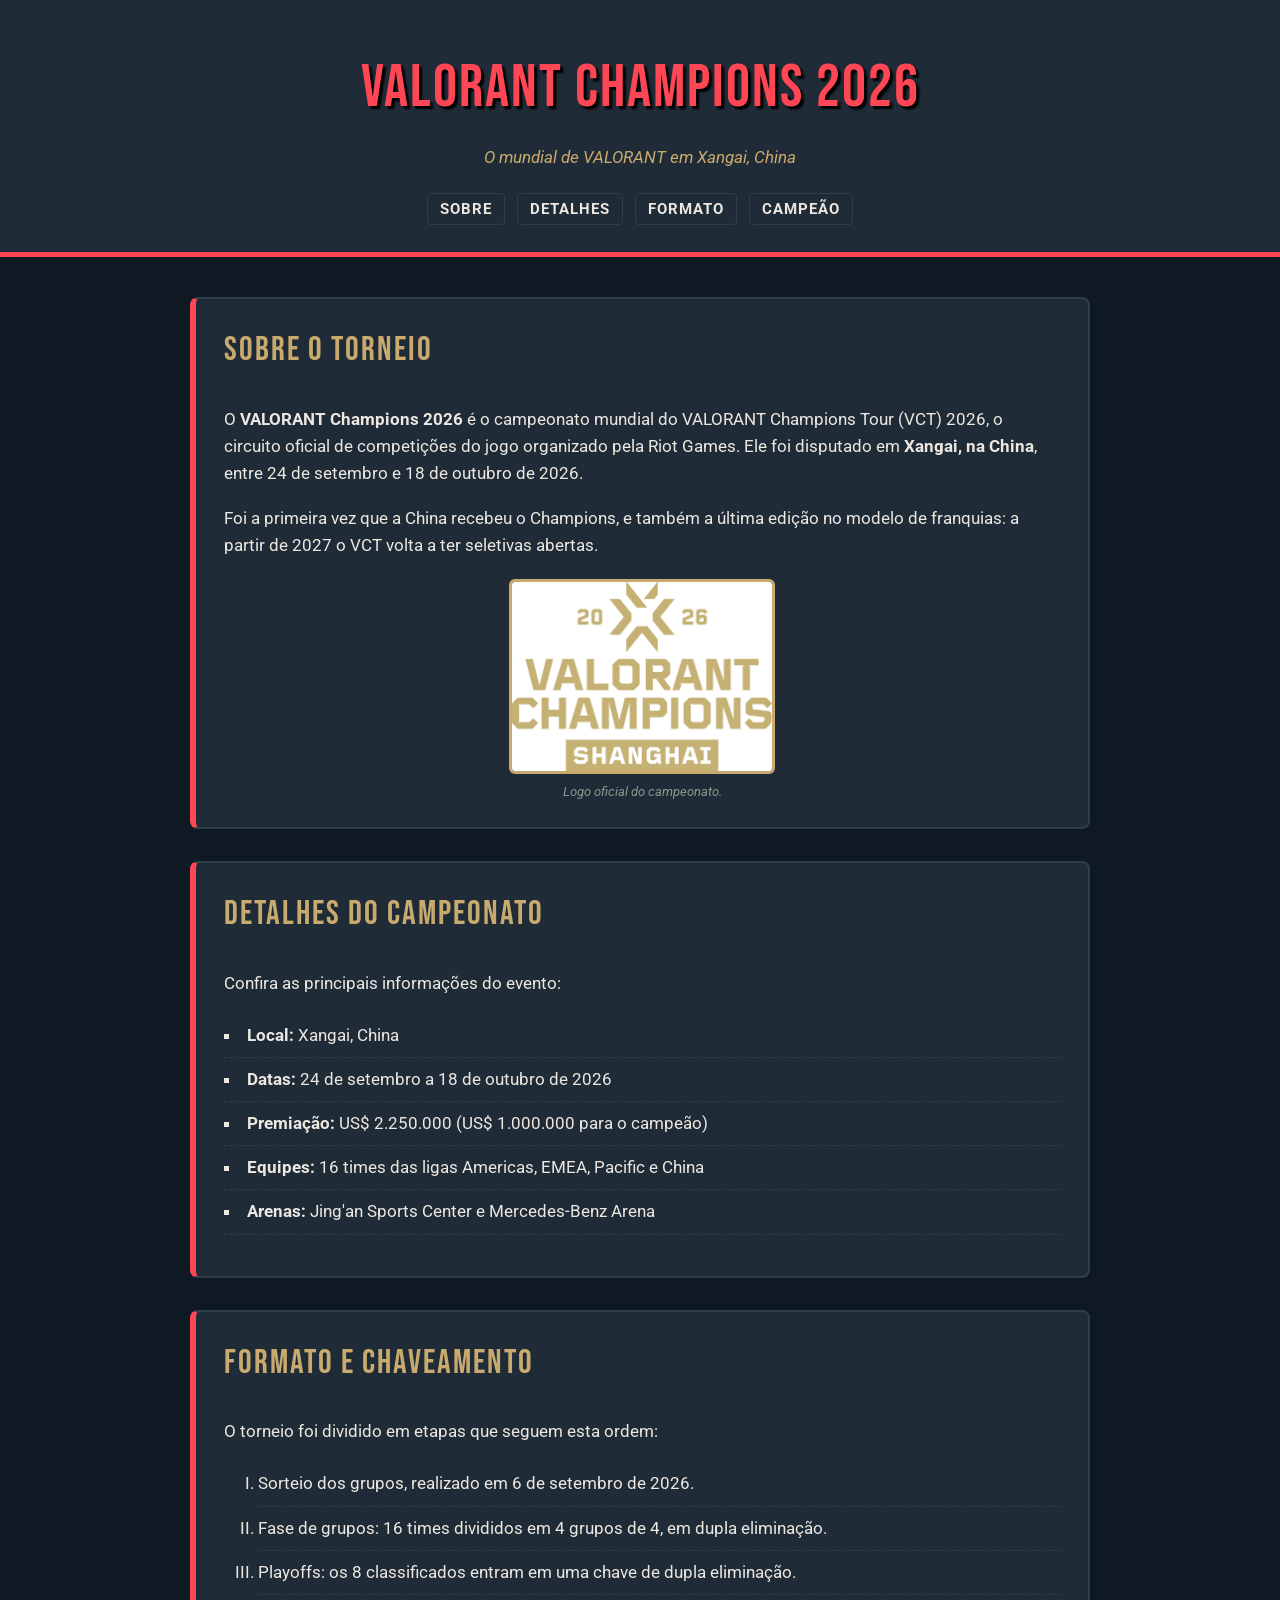
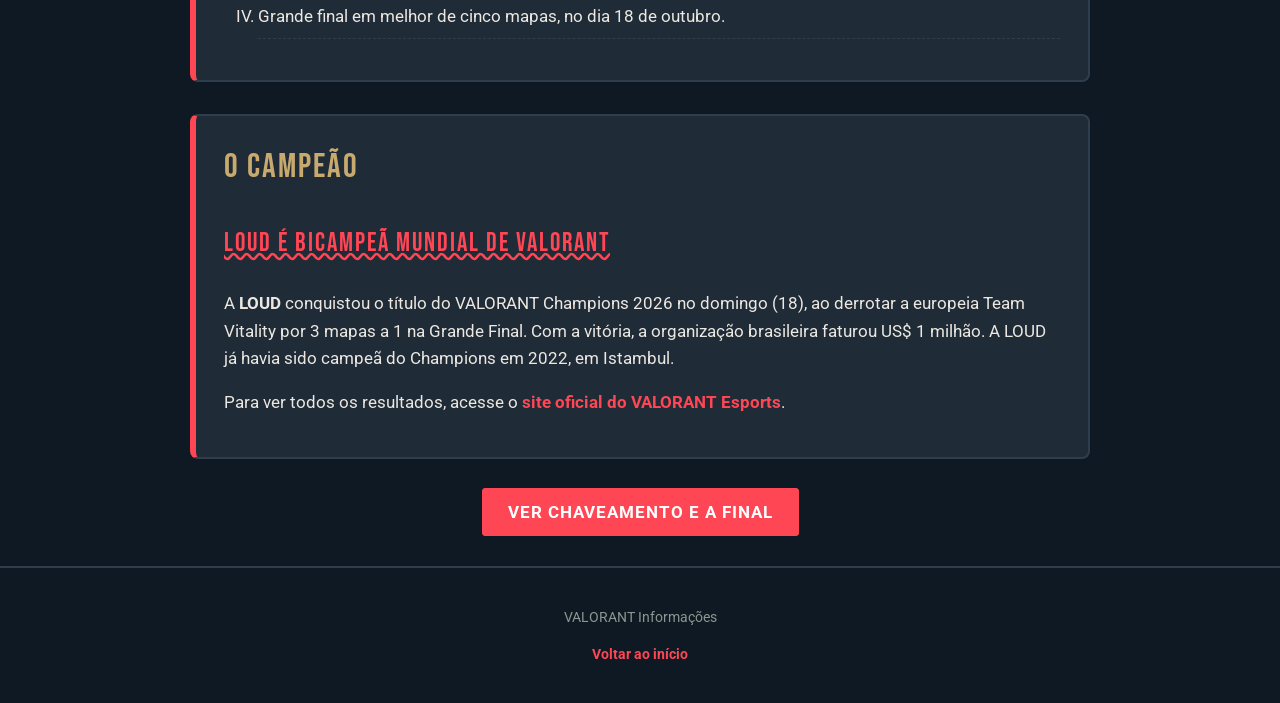
<file: index.html>
<!DOCTYPE html>
<html lang="pt-BR">

<head>
    <!-- Informações da página -->
    <meta charset="UTF-8">
    <meta name="viewport" content="width=device-width, initial-scale=1.0">
    <meta name="description" content="Informações sobre o VALORANT Champions 2026 em Xangai, China.">
    <link rel="icon" href="favicon.ico" type="image/x-icon">
    <title>VALORANT Champions 2026</title>
    <!-- Fontes do Google -->
    <link rel="stylesheet" href="https://fonts.googleapis.com/css?family=Bebas+Neue|Roboto:400,400i,700">
    <!-- Ligação com o CSS -->
    <link rel="stylesheet" href="style.css">
</head>

<body>

    <!-- Cabeçalho -->
    <header id="topo">
        <h1>VALORANT Champions 2026</h1>
        <p class="subtitulo">O mundial de VALORANT em Xangai, China</p>

        <!-- Menu -->
        <nav>
            <a class="link-menu" href="#sobre">Sobre</a>
            <a class="link-menu" href="#detalhes">Detalhes</a>
            <a class="link-menu" href="#formato">Formato</a>
            <a class="link-menu" href="#campeao">Campeão</a>
        </nav>
    </header>

    <!-- Conteúdo principal -->
    <main>

        <!-- Sobre o torneio -->
        <section id="sobre" class="card">
            <h2>Sobre o torneio</h2>
            <p>
                O <strong>VALORANT Champions 2026</strong> é o campeonato mundial do
                VALORANT Champions Tour (VCT) 2026, o circuito oficial de competições
                do jogo organizado pela Riot Games. Ele foi disputado em
                <strong>Xangai, na China</strong>, entre 24 de setembro e 18 de outubro de 2026.
            </p>
            <p>
                Foi a primeira vez que a China recebeu o Champions, e também a última edição
                no modelo de franquias: a partir de 2027 o VCT volta a ter seletivas abertas.
            </p>

            <!-- Imagem do logo -->
            <figure>
                <img class="logo" src="images.png" alt="Logo do VALORANT Champions 2026 Shanghai">
                <figcaption>Logo oficial do campeonato.</figcaption>
            </figure>
        </section>

        <!-- Lista não ordenada -->
        <section id="detalhes" class="card">
            <h2>Detalhes do campeonato</h2>
            <p>Confira as principais informações do evento:</p>

            <ul class="lista-info">
                <li><strong>Local:</strong> Xangai, China</li>
                <li><strong>Datas:</strong> 24 de setembro a 18 de outubro de 2026</li>
                <li><strong>Premiação:</strong> US$ 2.250.000 (US$ 1.000.000 para o campeão)</li>
                <li><strong>Equipes:</strong> 16 times das ligas Americas, EMEA, Pacific e China</li>
                <li><strong>Arenas:</strong> Jing'an Sports Center e Mercedes-Benz Arena</li>
            </ul>
        </section>

        <!-- Lista ordenada -->
        <section id="formato" class="card">
            <h2>Formato e chaveamento</h2>
            <p>O torneio foi dividido em etapas que seguem esta ordem:</p>

            <ol>
                <li>Sorteio dos grupos, realizado em 6 de setembro de 2026.</li>
                <li>Fase de grupos: 16 times divididos em 4 grupos de 4, em dupla eliminação.</li>
                <li>Playoffs: os 8 classificados entram em uma chave de dupla eliminação.</li>
                <li>Grande final em melhor de cinco mapas, no dia 18 de outubro.</li>
            </ol>
        </section>

        <!-- Campeão -->
        <section id="campeao" class="card">
            <h2>O campeão</h2>

            <h3 class="destaque">LOUD é bicampeã mundial de VALORANT</h3>
            <p>
                A <strong>LOUD</strong> conquistou o título do VALORANT Champions 2026 no domingo (18),
                ao derrotar a europeia Team Vitality por 3 mapas a 1 na Grande Final. Com a vitória,
                a organização brasileira faturou US$ 1 milhão. A LOUD já havia sido campeã do
                Champions em 2022, em Istambul.
            </p>

            <p>
                Para ver todos os resultados, acesse o
                <a href="https://valorantesports.com" target="_blank" rel="noopener noreferrer">site oficial do VALORANT Esports</a>.
            </p>
        </section>

        <!-- Link para a outra página -->
        <p class="centro">
            <a class="botao" href="main.html">Ver chaveamento e a final</a>
        </p>

    </main>

    <!-- Rodapé -->
    <footer id="rodape">
        <p>VALORANT Informações</p>

        <p><a href="#topo">Voltar ao início</a></p>
    </footer>

</body>

</html>
</file>
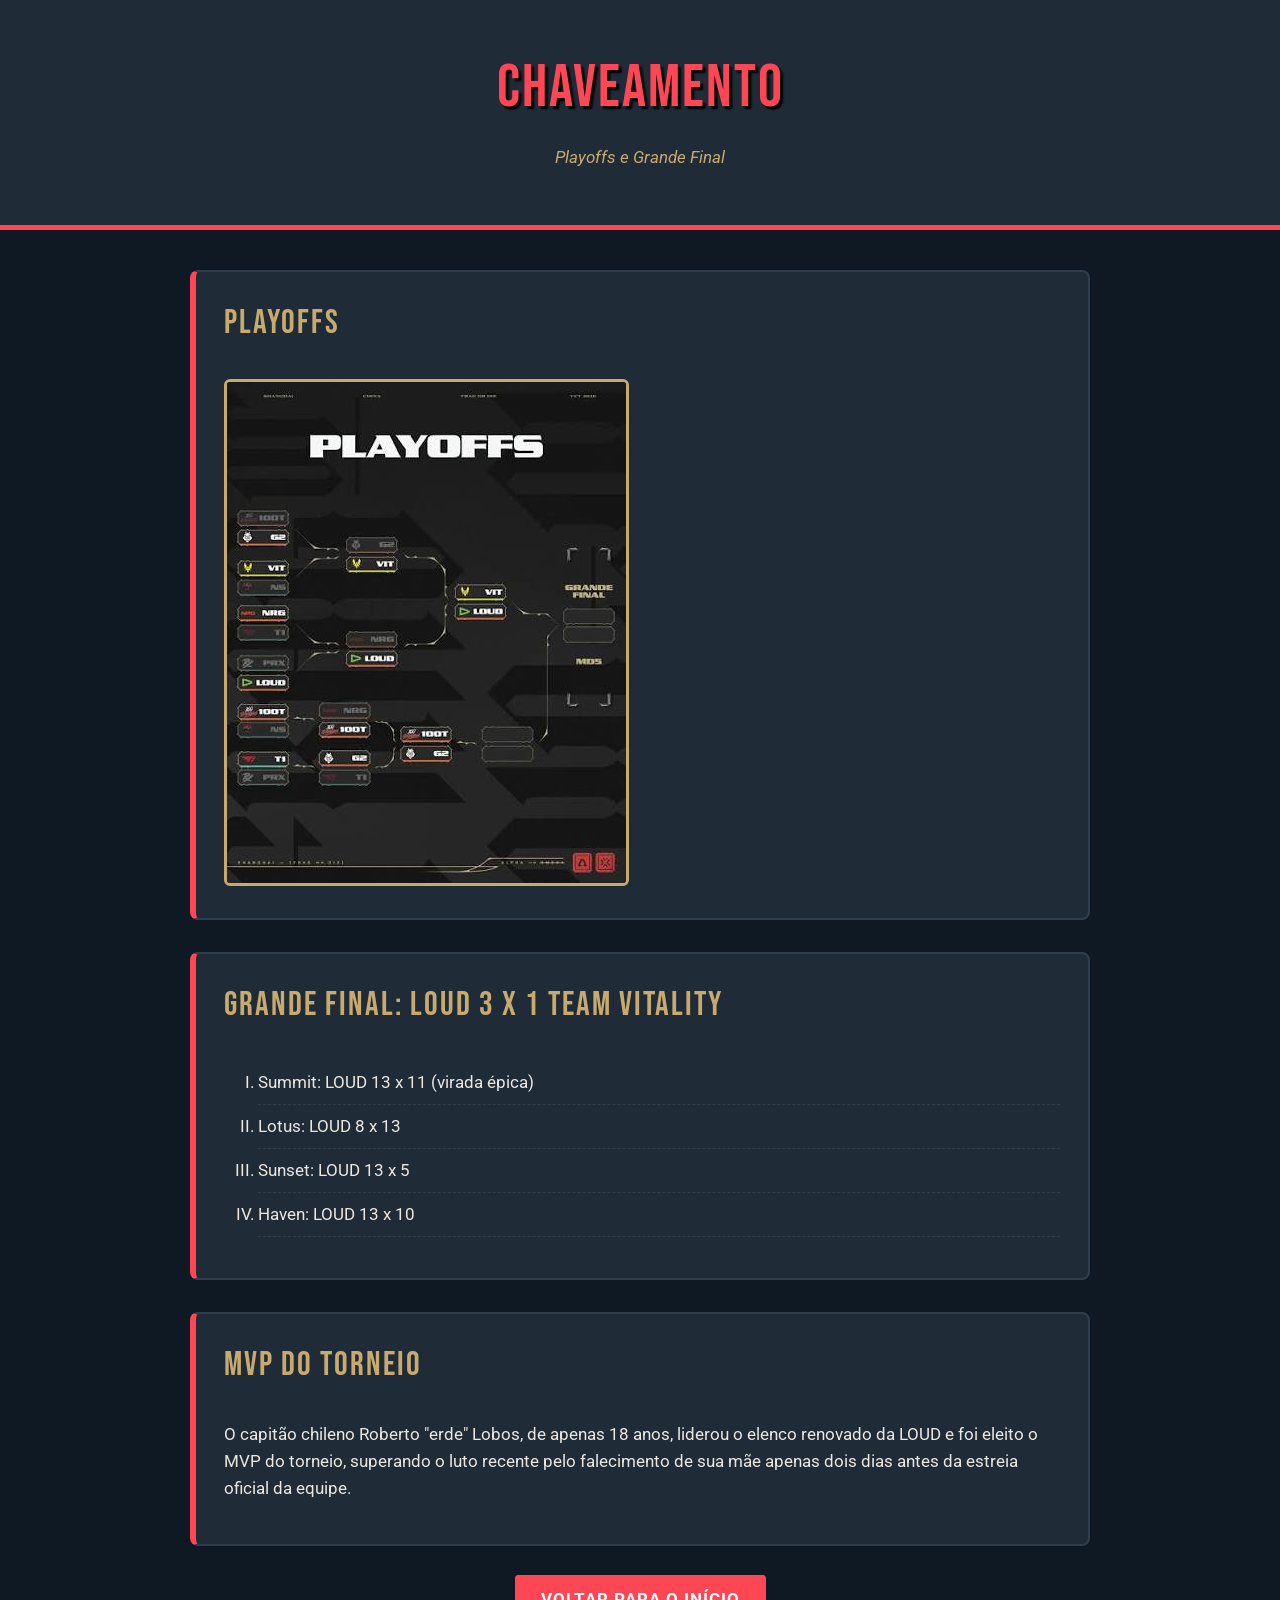
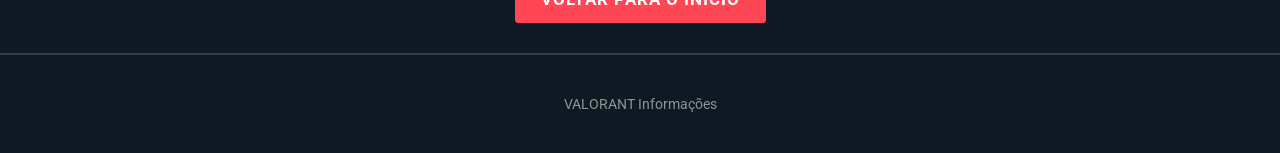
<file: main.html>
<!DOCTYPE html>
<html lang="pt-BR">

<head>
    <!-- Informações da página -->
    <meta charset="UTF-8">
    <meta name="viewport" content="width=device-width, initial-scale=1.0">
    <link rel="icon" href="favicon.ico" type="image/x-icon">
    <title>Chaveamento – VALORANT Champions 2026</title>
    <!-- Fontes do Google -->
    <link rel="stylesheet" href="https://fonts.googleapis.com/css?family=Bebas+Neue|Roboto:400,400i,700">
    <!-- Ligação com o CSS -->
    <link rel="stylesheet" href="style.css">
</head>

<body>

    <!-- Cabeçalho -->
    <header id="topo">
        <h1>Chaveamento</h1>
        <p class="subtitulo">Playoffs e Grande Final</p>
    </header>

    <!-- Conteúdo principal -->
    <main>

        <section class="card">
            <!-- Imagem do chaveamento -->
            <h2>Playoffs</h2>
            <img src="images.jpg" alt="Chaveamento dos playoffs do VALORANT Champions 2026">
        </section>

        <section class="card">
            <!-- Placar da final -->
            <h2>Grande Final: LOUD 3 x 1 Team Vitality</h2>
            <ol>
                <li>Summit: LOUD 13 x 11 (virada épica)</li>
                <li>Lotus: LOUD 8 x 13</li>
                <li>Sunset: LOUD 13 x 5</li>
                <li>Haven: LOUD 13 x 10</li>
            </ol>
        </section>

        <section class="card">
            <!-- Melhor jogador -->
            <h2>MVP do torneio</h2>
            <p>
                O capitão chileno Roberto "erde" Lobos, de apenas 18 anos, liderou o elenco renovado
                da LOUD e foi eleito o MVP do torneio, superando o luto recente pelo falecimento de
                sua mãe apenas dois dias antes da estreia oficial da equipe.
            </p>
        </section>

        <!-- Voltar para a página principal -->
        <p class="centro">
            <a class="botao" href="index.html">Voltar para o início</a>
        </p>

    </main>

    <!-- Rodapé -->
    <footer id="rodape">
        <p>VALORANT Informações</p>
    </footer>

</body>

</html>
</file>
<file: style.css>
/* Página toda */
body {
    background-color: #0f1923;
    color: #ece8e1;
    font-family: "Roboto", sans-serif;
    font-size: 17px;
    line-height: 1.6;
    margin: 0;
}

/* Agrupamento: todos os títulos */
h1, h2, h3 {
    font-family: "Bebas Neue", sans-serif;
    font-weight: normal;
    letter-spacing: 2px;
}

/* Título principal */
h1 {
    color: #ff4655;
    font-size: 60px;
    text-align: center;
    text-transform: uppercase;
    text-shadow: 3px 3px 2px #000000;
    margin: 0;
}

/* Subtítulos */
h2 {
    color: #c8aa6e;
    font-size: 34px;
    margin-top: 0;
}

h3 {
    color: #ff4655;
    font-size: 26px;
}

/* Cabeçalho (id) */
#topo {
    background-color: #1f2b36;
    text-align: center;
    padding: 40px 16px 30px 16px;
    border-bottom: 5px solid #ff4655;
}

/* Frase abaixo do título */
.subtitulo {
    font-style: italic;
    color: #c8aa6e;
    margin: 8px 0 24px 0;
}

/* Links do menu */
.link-menu {
    color: #ece8e1;
    text-transform: uppercase;
    letter-spacing: 1px;
    font-size: 15px;
    padding: 6px 12px;
    margin: 0 4px;
    border: 1px solid #2f3e4c;
    border-radius: 4px;
}

/* Menu com o mouse em cima */
.link-menu:hover {
    color: #ff4655;
    border-color: #ff4655;
    text-decoration-line: none;
}

/* Conteúdo principal */
main {
    max-width: 900px;
    margin: 40px auto;
    padding: 0 16px;
}

/* Caixas das seções (classe) */
.card {
    background-color: #1f2b36;
    padding: 24px 28px;
    margin-bottom: 32px;

    border-width: 2px;
    border-style: solid;
    border-color: #2f3e4c;
    border-left: 6px solid #ff4655;
    border-radius: 8px;
}

/* Manchete da notícia */
.destaque {
    text-transform: uppercase;
    text-decoration-line: underline;
    text-decoration-style: wavy;
}

figure {
    margin: 20px 0 0 0;
    text-align: center;
}

/* Imagens */
img {
    max-width: 100%;
    height: auto;
    border: 3px solid #c8aa6e;
    border-radius: 6px;
}

.logo {
    width: 260px;
}

/* Legenda da imagem */
figcaption {
    font-size: small;
    font-style: italic;
    color: #8b978f;
}

/* Lista não ordenada */
.lista-info {
    list-style-type: square;
    list-style-position: inside;
    padding: 0;
}

/* Lista ordenada */
ol {
    list-style-type: upper-roman;
    padding-left: 34px;
}

/* Itens das listas */
li {
    padding: 8px 0;
    border-bottom: 1px dashed #2f3e4c;
}

/* Links */
a {
    color: #ff4655;
    font-weight: bold;
    text-decoration-line: none;
}

/* Links com o mouse em cima */
a:hover {
    color: #c8aa6e;
    text-decoration-line: underline;
}

/* Link em formato de botão */
.botao {
    background-color: #ff4655;
    color: #ffffff;
    padding: 12px 24px;
    border: 2px solid #ff4655;
    border-radius: 4px;
    text-transform: uppercase;
    letter-spacing: 1px;
}

.botao:hover {
    background-color: #0f1923;
    color: #ff4655;
    text-decoration-line: none;
}

.centro {
    text-align: center;
    margin: 40px 0;
}

/* Rodapé (id) */
#rodape {
    text-align: center;
    font-size: 14px;
    color: #8b978f;
    padding: 24px 16px;
    border-top: 2px solid #2f3e4c;
}
</file>
